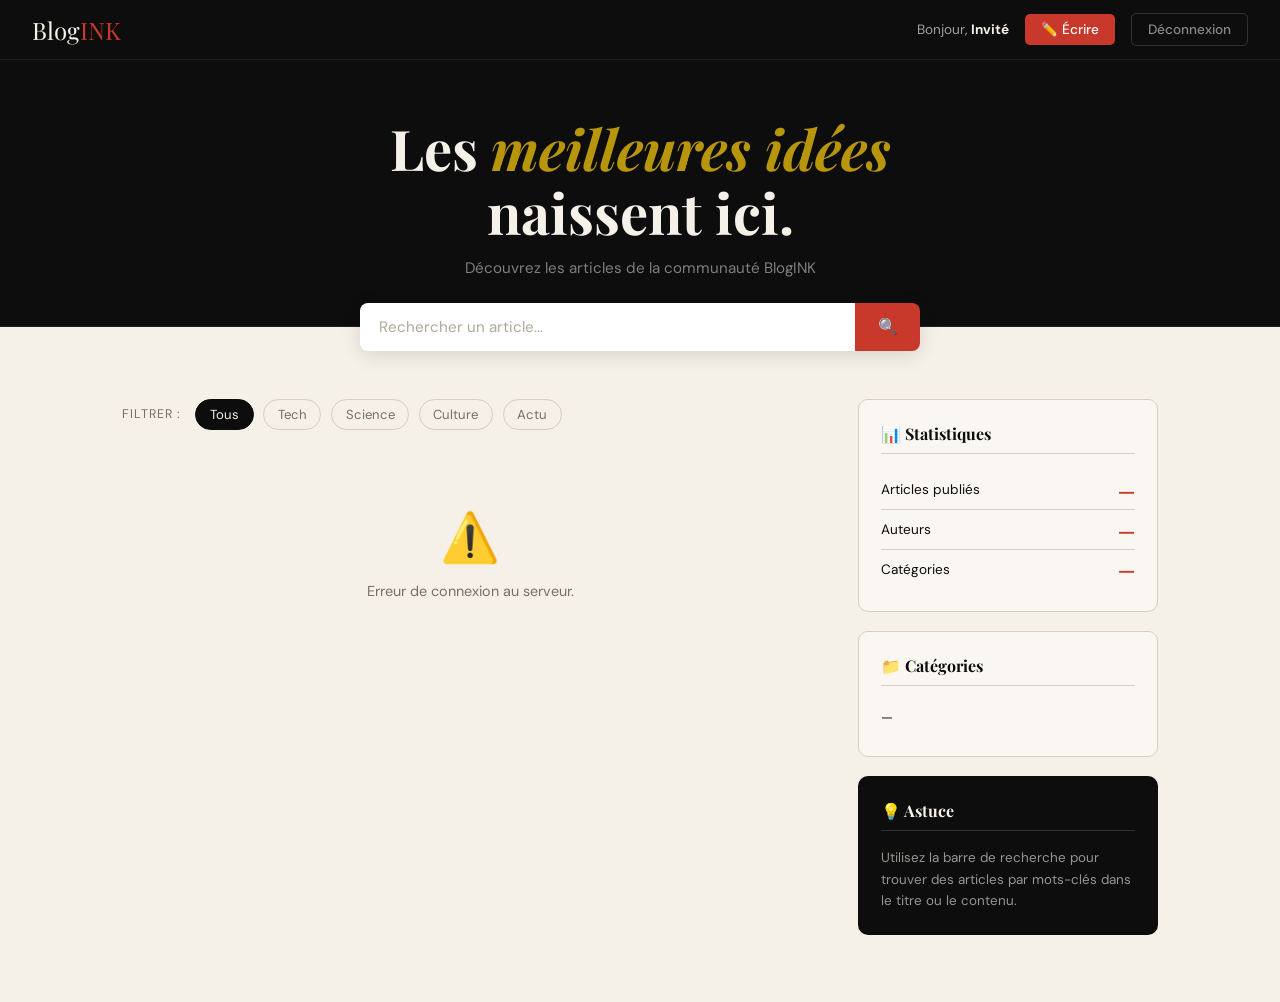
<file: frontend/index.html>
<!DOCTYPE html>
<html lang="fr">

<head>
    <meta charset="UTF-8">
    <meta name="viewport" content="width=device-width, initial-scale=1.0">
    <title>BlogINK — Accueil</title>
    <link
        href="https://fonts.googleapis.com/css2?family=Playfair+Display:ital,wght@0,400;0,700;1,400&family=DM+Sans:wght@300;400;500&display=swap"
        rel="stylesheet">
    <style>
        *,
        *::before,
        *::after {
            box-sizing: border-box;
            margin: 0;
            padding: 0;
        }

        :root {
            --ink: #0d0d0d;
            --paper: #f5f0e8;
            --cream: #ede8da;
            --accent: #c8392b;
            --gold: #b8960c;
            --muted: #7a7060;
            --border: #d4cfc0;
            --card-bg: #faf7f2;
        }

        body {
            font-family: 'DM Sans', sans-serif;
            background: var(--paper);
            color: var(--ink);
            min-height: 100vh;
        }

        /* ── NAVBAR ── */
        nav {
            position: sticky;
            top: 0;
            z-index: 100;
            background: var(--ink);
            display: flex;
            align-items: center;
            justify-content: space-between;
            padding: 0 2rem;
            height: 60px;
            border-bottom: 1px solid rgba(255, 255, 255, 0.08);
        }

        .nav-brand {
            font-family: 'Playfair Display', serif;
            font-size: 1.5rem;
            color: var(--paper);
            text-decoration: none;
        }

        .nav-brand span {
            color: var(--accent);
        }

        .nav-right {
            display: flex;
            align-items: center;
            gap: 1rem;
        }

        .nav-user {
            color: rgba(245, 240, 232, 0.65);
            font-size: 0.85rem;
        }

        .nav-user strong {
            color: var(--paper);
        }

        .btn-nav {
            padding: 0.45rem 1rem;
            border-radius: 5px;
            font-family: 'DM Sans', sans-serif;
            font-size: 0.85rem;
            font-weight: 500;
            cursor: pointer;
            border: none;
            transition: all 0.2s;
        }

        .btn-write {
            background: var(--accent);
            color: #fff;
        }

        .btn-write:hover {
            background: #a93226;
        }

        .btn-logout {
            background: transparent;
            color: rgba(245, 240, 232, 0.55);
            border: 1px solid rgba(255, 255, 255, 0.15);
        }

        .btn-logout:hover {
            color: var(--paper);
            border-color: rgba(255, 255, 255, 0.4);
        }

        /* ── HERO ── */
        .hero {
            background: var(--ink);
            padding: 3.5rem 2rem 3rem;
            text-align: center;
            border-bottom: 1px solid rgba(255, 255, 255, 0.08);
        }

        .hero h1 {
            font-family: 'Playfair Display', serif;
            font-size: clamp(2.2rem, 5vw, 3.5rem);
            color: var(--paper);
            line-height: 1.15;
        }

        .hero h1 em {
            color: var(--gold);
            font-style: italic;
        }

        .hero p {
            color: rgba(245, 240, 232, 0.5);
            margin-top: 0.8rem;
            font-size: 0.95rem;
        }

        /* ── SEARCH BAR ── */
        .search-bar {
            max-width: 560px;
            margin: -1.5rem auto 0;
            display: flex;
            gap: 0;
            box-shadow: 0 4px 20px rgba(0, 0, 0, 0.12);
            border-radius: 8px;
            overflow: hidden;
            position: relative;
            z-index: 10;
        }

        .search-bar input {
            flex: 1;
            padding: 0.9rem 1.2rem;
            border: none;
            outline: none;
            font-family: 'DM Sans', sans-serif;
            font-size: 0.95rem;
            background: white;
            color: var(--ink);
        }

        .search-bar input::placeholder {
            color: #b0a898;
        }

        .search-bar button {
            padding: 0 1.4rem;
            background: var(--accent);
            color: white;
            border: none;
            cursor: pointer;
            font-size: 1rem;
            transition: background 0.2s;
        }

        .search-bar button:hover {
            background: #a93226;
        }

        /* ── LAYOUT ── */
        .layout {
            max-width: 1100px;
            margin: 3rem auto;
            display: grid;
            grid-template-columns: 1fr 300px;
            gap: 2.5rem;
            padding: 0 2rem;
        }

        /* ── FILTERS ── */
        .filters {
            display: flex;
            align-items: center;
            gap: 0.6rem;
            margin-bottom: 1.8rem;
            flex-wrap: wrap;
        }

        .filters span {
            font-size: 0.78rem;
            color: var(--muted);
            text-transform: uppercase;
            letter-spacing: 0.08em;
            margin-right: 0.3rem;
        }

        .filter-btn {
            padding: 0.35rem 0.85rem;
            border-radius: 20px;
            border: 1.5px solid var(--border);
            background: transparent;
            font-family: 'DM Sans', sans-serif;
            font-size: 0.82rem;
            color: var(--muted);
            cursor: pointer;
            transition: all 0.2s;
        }

        .filter-btn:hover,
        .filter-btn.active {
            background: var(--ink);
            color: var(--paper);
            border-color: var(--ink);
        }

        /* ── ARTICLE CARD ── */
        .articles-list {
            display: flex;
            flex-direction: column;
            gap: 1.5px;
        }

        .article-card {
            background: var(--card-bg);
            border: 1px solid var(--border);
            border-radius: 10px;
            padding: 1.6rem;
            margin-bottom: 1px;
            transition: box-shadow 0.2s, transform 0.2s;
            animation: fadeUp 0.4s ease both;
        }

        .article-card:hover {
            box-shadow: 0 6px 24px rgba(0, 0, 0, 0.08);
            transform: translateY(-2px);
        }

        @keyframes fadeUp {
            from {
                opacity: 0;
                transform: translateY(14px);
            }

            to {
                opacity: 1;
                transform: translateY(0);
            }
        }

        .card-meta {
            display: flex;
            align-items: center;
            gap: 0.6rem;
            margin-bottom: 0.8rem;
        }

        .card-cat {
            font-size: 0.72rem;
            font-weight: 500;
            letter-spacing: 0.08em;
            text-transform: uppercase;
            color: var(--accent);
            border: 1px solid var(--accent);
            border-radius: 20px;
            padding: 0.15rem 0.6rem;
        }

        .card-date {
            font-size: 0.78rem;
            color: var(--muted);
        }

        .card-title {
            font-family: 'Playfair Display', serif;
            font-size: 1.3rem;
            font-weight: 700;
            color: var(--ink);
            margin-bottom: 0.5rem;
            line-height: 1.3;
        }

        .card-excerpt {
            font-size: 0.9rem;
            color: var(--muted);
            line-height: 1.65;
            margin-bottom: 1rem;
        }

        .card-footer {
            display: flex;
            align-items: center;
            justify-content: space-between;
        }

        .card-author {
            display: flex;
            align-items: center;
            gap: 0.5rem;
        }

        .avatar {
            width: 28px;
            height: 28px;
            border-radius: 50%;
            background: var(--ink);
            color: var(--paper);
            display: flex;
            align-items: center;
            justify-content: center;
            font-size: 0.7rem;
            font-weight: 600;
        }

        .author-name {
            font-size: 0.84rem;
            font-weight: 500;
        }

        .card-actions {
            display: flex;
            gap: 0.5rem;
        }

        .btn-sm {
            padding: 0.3rem 0.7rem;
            border-radius: 5px;
            font-family: 'DM Sans', sans-serif;
            font-size: 0.78rem;
            font-weight: 500;
            cursor: pointer;
            transition: all 0.2s;
            border: 1px solid transparent;
        }

        .btn-delete {
            background: #fff0f0;
            color: #c62828;
            border-color: #ffcdd2;
        }

        .btn-delete:hover {
            background: #c62828;
            color: white;
        }

        .btn-read {
            background: var(--cream);
            color: var(--ink);
            border-color: var(--border);
        }

        .btn-read:hover {
            background: var(--ink);
            color: var(--paper);
        }

        /* ── TAGS ── */
        .card-tags {
            display: flex;
            gap: 0.4rem;
            flex-wrap: wrap;
            margin-top: 0.6rem;
        }

        .tag {
            font-size: 0.73rem;
            color: var(--muted);
            background: var(--cream);
            border-radius: 3px;
            padding: 0.1rem 0.5rem;
            border: 1px solid var(--border);
        }

        /* ── SIDEBAR ── */
        .sidebar-widget {
            background: var(--card-bg);
            border: 1px solid var(--border);
            border-radius: 10px;
            padding: 1.4rem;
            margin-bottom: 1.2rem;
        }

        .widget-title {
            font-family: 'Playfair Display', serif;
            font-size: 1rem;
            font-weight: 700;
            margin-bottom: 1rem;
            padding-bottom: 0.6rem;
            border-bottom: 1px solid var(--border);
        }

        .stat-row {
            display: flex;
            justify-content: space-between;
            align-items: center;
            padding: 0.4rem 0;
            border-bottom: 1px solid var(--border);
            font-size: 0.85rem;
        }

        .stat-row:last-child {
            border: none;
        }

        .stat-num {
            font-family: 'Playfair Display', serif;
            font-size: 1.2rem;
            font-weight: 700;
            color: var(--accent);
        }

        .cat-list {
            list-style: none;
        }

        .cat-list li {
            display: flex;
            justify-content: space-between;
            align-items: center;
            padding: 0.45rem 0;
            border-bottom: 1px solid var(--border);
            font-size: 0.85rem;
            cursor: pointer;
            transition: color 0.2s;
        }

        .cat-list li:last-child {
            border: none;
        }

        .cat-list li:hover {
            color: var(--accent);
        }

        .cat-count {
            background: var(--cream);
            border-radius: 10px;
            padding: 0.1rem 0.5rem;
            font-size: 0.75rem;
            color: var(--muted);
        }

        /* ── EMPTY STATE ── */
        .empty {
            text-align: center;
            padding: 3rem 1rem;
            color: var(--muted);
        }

        .empty .empty-icon {
            font-size: 3rem;
            margin-bottom: 0.8rem;
        }

        .empty p {
            font-size: 0.9rem;
        }

        /* ── LOADING ── */
        .loading {
            text-align: center;
            padding: 2rem;
            color: var(--muted);
            font-size: 0.9rem;
        }

        .spinner {
            display: inline-block;
            width: 20px;
            height: 20px;
            border: 2px solid var(--border);
            border-top-color: var(--ink);
            border-radius: 50%;
            animation: spin 0.7s linear infinite;
            margin-right: 0.5rem;
            vertical-align: middle;
        }

        @keyframes spin {
            to {
                transform: rotate(360deg);
            }
        }

        /* ── MODAL WRITE ── */
        .modal-overlay {
            display: none;
            position: fixed;
            inset: 0;
            z-index: 200;
            background: rgba(13, 13, 13, 0.6);
            backdrop-filter: blur(4px);
            align-items: center;
            justify-content: center;
        }

        .modal-overlay.open {
            display: flex;
        }

        .modal {
            background: var(--paper);
            border-radius: 12px;
            width: 90%;
            max-width: 600px;
            max-height: 90vh;
            overflow-y: auto;
            padding: 2rem;
            animation: modalIn 0.25s ease;
        }

        @keyframes modalIn {
            from {
                opacity: 0;
                transform: scale(0.95) translateY(10px);
            }

            to {
                opacity: 1;
                transform: none;
            }
        }

        .modal-header {
            display: flex;
            justify-content: space-between;
            align-items: center;
            margin-bottom: 1.5rem;
        }

        .modal-header h2 {
            font-family: 'Playfair Display', serif;
            font-size: 1.5rem;
        }

        .btn-close {
            background: none;
            border: none;
            font-size: 1.4rem;
            cursor: pointer;
            color: var(--muted);
            line-height: 1;
        }

        .btn-close:hover {
            color: var(--ink);
        }

        .modal .form-group {
            margin-bottom: 1rem;
        }

        .modal label {
            display: block;
            font-size: 0.78rem;
            font-weight: 500;
            letter-spacing: 0.06em;
            text-transform: uppercase;
            color: var(--muted);
            margin-bottom: 0.4rem;
        }

        .modal input,
        .modal textarea,
        .modal select {
            width: 100%;
            padding: 0.8rem 1rem;
            background: var(--cream);
            border: 1.5px solid var(--border);
            border-radius: 6px;
            font-family: 'DM Sans', sans-serif;
            font-size: 0.92rem;
            color: var(--ink);
            outline: none;
            transition: border-color 0.2s;
        }

        .modal input:focus,
        .modal textarea:focus {
            border-color: var(--ink);
        }

        .modal textarea {
            resize: vertical;
            min-height: 120px;
        }

        .modal-row {
            display: grid;
            grid-template-columns: 1fr 1fr;
            gap: 1rem;
        }

        .btn-publish {
            width: 100%;
            padding: 0.9rem;
            background: var(--ink);
            color: var(--paper);
            border: none;
            border-radius: 6px;
            font-family: 'DM Sans', sans-serif;
            font-size: 0.95rem;
            font-weight: 500;
            cursor: pointer;
            transition: background 0.2s;
            margin-top: 0.5rem;
        }

        .btn-publish:hover {
            background: #2a2a2a;
        }

        .modal-msg {
            margin-top: 0.8rem;
            padding: 0.65rem 0.9rem;
            border-radius: 6px;
            font-size: 0.86rem;
            display: none;
        }

        .modal-msg.success {
            background: #e8f5e9;
            color: #2e7d32;
            border: 1px solid #a5d6a7;
            display: block;
        }

        .modal-msg.error {
            background: #ffebee;
            color: #c62828;
            border: 1px solid #ef9a9a;
            display: block;
        }

        /* ── TOAST ── */
        .toast {
            position: fixed;
            bottom: 1.5rem;
            right: 1.5rem;
            z-index: 999;
            background: var(--ink);
            color: var(--paper);
            padding: 0.8rem 1.2rem;
            border-radius: 8px;
            font-size: 0.88rem;
            transform: translateY(80px);
            opacity: 0;
            transition: all 0.3s;
            pointer-events: none;
        }

        .toast.show {
            transform: translateY(0);
            opacity: 1;
        }

        @media (max-width: 800px) {
            .layout {
                grid-template-columns: 1fr;
            }

            .sidebar {
                display: none;
            }
        }

        @media (max-width: 500px) {
            nav {
                padding: 0 1rem;
            }

            .layout {
                padding: 0 1rem;
            }

            .modal-row {
                grid-template-columns: 1fr;
            }
        }
    </style>
</head>

<body>

    <!-- NAVBAR -->
    <nav>
        <a href="/blog" class="nav-brand">Blog<span>INK</span></a>
        <div class="nav-right">
            <span class="nav-user">Bonjour, <strong id="nav-username">—</strong></span>
            <button class="btn-nav btn-write" onclick="openModal()">✏️ Écrire</button>
            <button class="btn-nav btn-logout" onclick="logout()">Déconnexion</button>
        </div>
    </nav>

    <!-- HERO -->
    <div class="hero">
        <h1>Les <em>meilleures idées</em><br>naissent ici.</h1>
        <p>Découvrez les articles de la communauté BlogINK</p>
    </div>

    <!-- SEARCH -->
    <div style="padding: 0 2rem;">
        <div class="search-bar">
            <input id="search-input" placeholder="Rechercher un article..."
                onkeydown="if(event.key==='Enter') searchArticles()">
            <button onclick="searchArticles()">🔍</button>
        </div>
    </div>

    <!-- MAIN LAYOUT -->
    <div class="layout">
        <!-- FEED -->
        <main>
            <div class="filters">
                <span>Filtrer :</span>
                <button class="filter-btn active" onclick="filterCat(null, this)">Tous</button>
                <button class="filter-btn" onclick="filterCat('Tech', this)">Tech</button>
                <button class="filter-btn" onclick="filterCat('Science', this)">Science</button>
                <button class="filter-btn" onclick="filterCat('Culture', this)">Culture</button>
                <button class="filter-btn" onclick="filterCat('Actu', this)">Actu</button>
            </div>

            <div id="articles-list" class="articles-list">
                <div class="loading"><span class="spinner"></span> Chargement des articles…</div>
            </div>
        </main>

        <!-- SIDEBAR -->
        <aside class="sidebar">
            <div class="sidebar-widget">
                <div class="widget-title">📊 Statistiques</div>
                <div class="stat-row"><span>Articles publiés</span><span class="stat-num" id="stat-count">—</span></div>
                <div class="stat-row"><span>Auteurs</span><span class="stat-num" id="stat-authors">—</span></div>
                <div class="stat-row"><span>Catégories</span><span class="stat-num" id="stat-cats">—</span></div>
            </div>

            <div class="sidebar-widget">
                <div class="widget-title">📁 Catégories</div>
                <ul class="cat-list" id="cat-list">
                    <li><span>—</span></li>
                </ul>
            </div>

            <div class="sidebar-widget" style="background: var(--ink); border-color: transparent;">
                <div class="widget-title" style="color: var(--paper); border-color: rgba(255,255,255,0.15);">💡 Astuce
                </div>
                <p style="font-size:0.84rem; color: rgba(245,240,232,0.6); line-height:1.6;">
                    Utilisez la barre de recherche pour trouver des articles par mots-clés dans le titre ou le contenu.
                </p>
            </div>
        </aside>
    </div>

    <!-- MODAL WRITE -->
    <div class="modal-overlay" id="write-modal">
        <div class="modal">
            <div class="modal-header">
                <h2>✏️ Nouvel article</h2>
                <button class="btn-close" onclick="closeModal()">×</button>
            </div>

            <div class="form-group">
                <label>Titre *</label>
                <input id="m-titre" placeholder="Donnez un titre accrocheur…">
            </div>
            <div class="form-group">
                <label>Contenu *</label>
                <textarea id="m-contenu" placeholder="Rédigez votre article ici…" rows="6"></textarea>
            </div>
            <div class="modal-row">
                <div class="form-group">
                    <label>Auteur *</label>
                    <input id="m-auteur" placeholder="Votre nom">
                </div>
                <div class="form-group">
                    <label>Catégorie</label>
                    <select id="m-categorie">
                        <option value="General">General</option>
                        <option value="Tech">Tech</option>
                        <option value="Science">Science</option>
                        <option value="Culture">Culture</option>
                        <option value="Actu">Actu</option>
                    </select>
                </div>
            </div>
            <div class="form-group">
                <label>Tags (séparés par des virgules)</label>
                <input id="m-tags" placeholder="ex: python, flask, api">
            </div>

            <button class="btn-publish" onclick="publishArticle()">Publier l'article</button>
            <div id="modal-msg" class="modal-msg"></div>
        </div>
    </div>

    <!-- TOAST -->
    <div class="toast" id="toast"></div>

    <script>
        const API = "http://127.0.0.1:5000/api";

        // ── Auth — toujours lire depuis localStorage au moment de l'appel ────────
        // NE PAS stocker token dans une const globale : si l'utilisateur vient
        // de se connecter, la valeur serait déjà périmée au chargement.
        function getToken() { return localStorage.getItem("token"); }
        function getUsername() { return localStorage.getItem("username") || "Invité"; }

        document.getElementById("nav-username").textContent = getUsername();
        document.getElementById("m-auteur").value = getUsername();

        function logout() {
            localStorage.removeItem("token");
            localStorage.removeItem("username");
            window.location.href = "/login";
        }

        // ── Toast ───────────────────────────────────────────────────────────────
        function showToast(msg) {
            const t = document.getElementById("toast");
            t.textContent = msg; t.classList.add("show");
            setTimeout(() => t.classList.remove("show"), 3000);
        }

        // ── Modal ───────────────────────────────────────────────────────────────
        function openModal() {
            // Lire le token AU MOMENT du clic, pas au chargement de la page
            if (!getToken()) {
                showToast("⚠️ Connectez-vous pour écrire un article.");
                return;   // on reste sur la page, on ne redirige PAS
            }
            document.getElementById("write-modal").classList.add("open");
        }
        function closeModal() {
            document.getElementById("write-modal").classList.remove("open");
            document.getElementById("modal-msg").className = "modal-msg";
        }
        document.getElementById("write-modal").addEventListener("click", e => {
            if (e.target === e.currentTarget) closeModal();
        });

        // ── Render articles ─────────────────────────────────────────────────────
        function renderArticles(articles) {
            const el = document.getElementById("articles-list");

            if (!articles || articles.length === 0) {
                el.innerHTML = `<div class="empty"><div class="empty-icon">📭</div><p>Aucun article trouvé.</p></div>`;
                return;
            }

            el.innerHTML = "";
            articles.forEach((a, i) => {
                const initials = (a.auteur || "?").substring(0, 2).toUpperCase();
                const date = a.created_at ? new Date(a.created_at).toLocaleDateString("fr-FR", { day: "numeric", month: "long", year: "numeric" }) : "—";
                const excerpt = (a.contenu || "").length > 160 ? a.contenu.substring(0, 160) + "…" : a.contenu;
                const tags = a.tags ? a.tags.split(",").map(t => t.trim()).filter(Boolean) : [];

                const card = document.createElement("div");
                card.className = "article-card";
                card.style.animationDelay = (i * 0.07) + "s";
                card.innerHTML = `
          <div class="card-meta">
            <span class="card-cat">${a.categorie || "General"}</span>
            <span class="card-date">${date}</span>
          </div>
          <div class="card-title">${a.titre}</div>
          <div class="card-excerpt">${excerpt}</div>
          ${tags.length ? `<div class="card-tags">${tags.map(t => `<span class="tag">#${t}</span>`).join("")}</div>` : ""}
          <div class="card-footer" style="margin-top:1rem;">
            <div class="card-author">
              <div class="avatar">${initials}</div>
              <span class="author-name">${a.auteur}</span>
            </div>
            ${getToken() ? `<div class="card-actions"><button class="btn-sm btn-delete" onclick="deleteArticle(${a.id})">🗑 Supprimer</button></div>` : ""}
          </div>`;
                el.appendChild(card);
            });
        }

        // ── Update sidebar stats ─────────────────────────────────────────────────
        function updateStats(articles) {
            document.getElementById("stat-count").textContent = articles.length;
            const authors = new Set(articles.map(a => a.auteur)).size;
            const cats = {};
            articles.forEach(a => { const c = a.categorie || "General"; cats[c] = (cats[c] || 0) + 1; });
            document.getElementById("stat-authors").textContent = authors;
            document.getElementById("stat-cats").textContent = Object.keys(cats).length;

            const catList = document.getElementById("cat-list");
            catList.innerHTML = Object.entries(cats).sort((a, b) => b[1] - a[1])
                .map(([c, n]) => `<li onclick="filterCat('${c}')"><span>${c}</span><span class="cat-count">${n}</span></li>`).join("");
        }

        // ── Load all articles ────────────────────────────────────────────────────
        async function loadArticles(categorie = null) {
            document.getElementById("articles-list").innerHTML = `<div class="loading"><span class="spinner"></span> Chargement…</div>`;
            try {
                let url = API + "/articles";
                if (categorie) url += "?categorie=" + encodeURIComponent(categorie);
                const res = await fetch(url);
                const data = await res.json();
                renderArticles(data.data || []);
                if (!categorie) updateStats(data.data || []);
            } catch (e) {
                document.getElementById("articles-list").innerHTML = `<div class="empty"><div class="empty-icon">⚠️</div><p>Erreur de connexion au serveur.</p></div>`;
            }
        }

        // ── Filter by category ───────────────────────────────────────────────────
        function filterCat(cat, btn) {
            document.querySelectorAll(".filter-btn").forEach(b => b.classList.remove("active"));
            if (btn) btn.classList.add("active");
            loadArticles(cat);
        }

        // ── Search ───────────────────────────────────────────────────────────────
        async function searchArticles() {
            const q = document.getElementById("search-input").value.trim();
            if (!q) { loadArticles(); return; }
            document.getElementById("articles-list").innerHTML = `<div class="loading"><span class="spinner"></span> Recherche…</div>`;
            try {
                const res = await fetch(API + "/articles/search?query=" + encodeURIComponent(q));
                const data = await res.json();
                renderArticles(data.data || []);
            } catch (e) { }
        }

        // ── Publish ──────────────────────────────────────────────────────────────
        async function publishArticle() {
            const titre = document.getElementById("m-titre").value.trim();
            const contenu = document.getElementById("m-contenu").value.trim();
            const auteur = document.getElementById("m-auteur").value.trim();
            const categorie = document.getElementById("m-categorie").value;
            const tags = document.getElementById("m-tags").value.trim();
            const msg = document.getElementById("modal-msg");
            msg.className = "modal-msg";

            if (!titre || !contenu || !auteur) {
                msg.className = "modal-msg error"; msg.textContent = "Titre, contenu et auteur sont obligatoires."; return;
            }

            const btn = document.querySelector(".btn-publish");
            btn.textContent = "Publication…"; btn.disabled = true;

            try {
                const res = await fetch(API + "/articles", {
                    method: "POST",
                    headers: { "Content-Type": "application/json", "Authorization": "Bearer " + getToken() },
                    body: JSON.stringify({ titre, contenu, auteur, categorie, tags })
                });
                const data = await res.json();
                if (!res.ok) {
                    msg.className = "modal-msg error"; msg.textContent = data.error || JSON.stringify(data.errors || "Erreur");
                } else {
                    msg.className = "modal-msg success"; msg.textContent = "✅ Article publié !";
                    setTimeout(() => { closeModal(); loadArticles(); showToast("✅ Article publié avec succès !"); }, 1000);
                    document.getElementById("m-titre").value = "";
                    document.getElementById("m-contenu").value = "";
                    document.getElementById("m-tags").value = "";
                }
            } catch (e) {
                msg.className = "modal-msg error"; msg.textContent = "Erreur réseau.";
            }
            btn.textContent = "Publier l'article"; btn.disabled = false;
        }

        // ── Delete ────────────────────────────────────────────────────────────────
        async function deleteArticle(id) {
            if (!confirm("Supprimer cet article définitivement ?")) return;
            try {
                const res = await fetch(API + "/articles/" + id, {
                    method: "DELETE", headers: { "Authorization": "Bearer " + getToken() }
                });
                if (res.ok) { showToast("🗑 Article supprimé."); loadArticles(); }
                else showToast("❌ Erreur lors de la suppression.");
            } catch (e) { showToast("❌ Erreur réseau."); }
        }

        // ── Init ──────────────────────────────────────────────────────────────────
        loadArticles();
    </script>
</body>

</html>
</file>
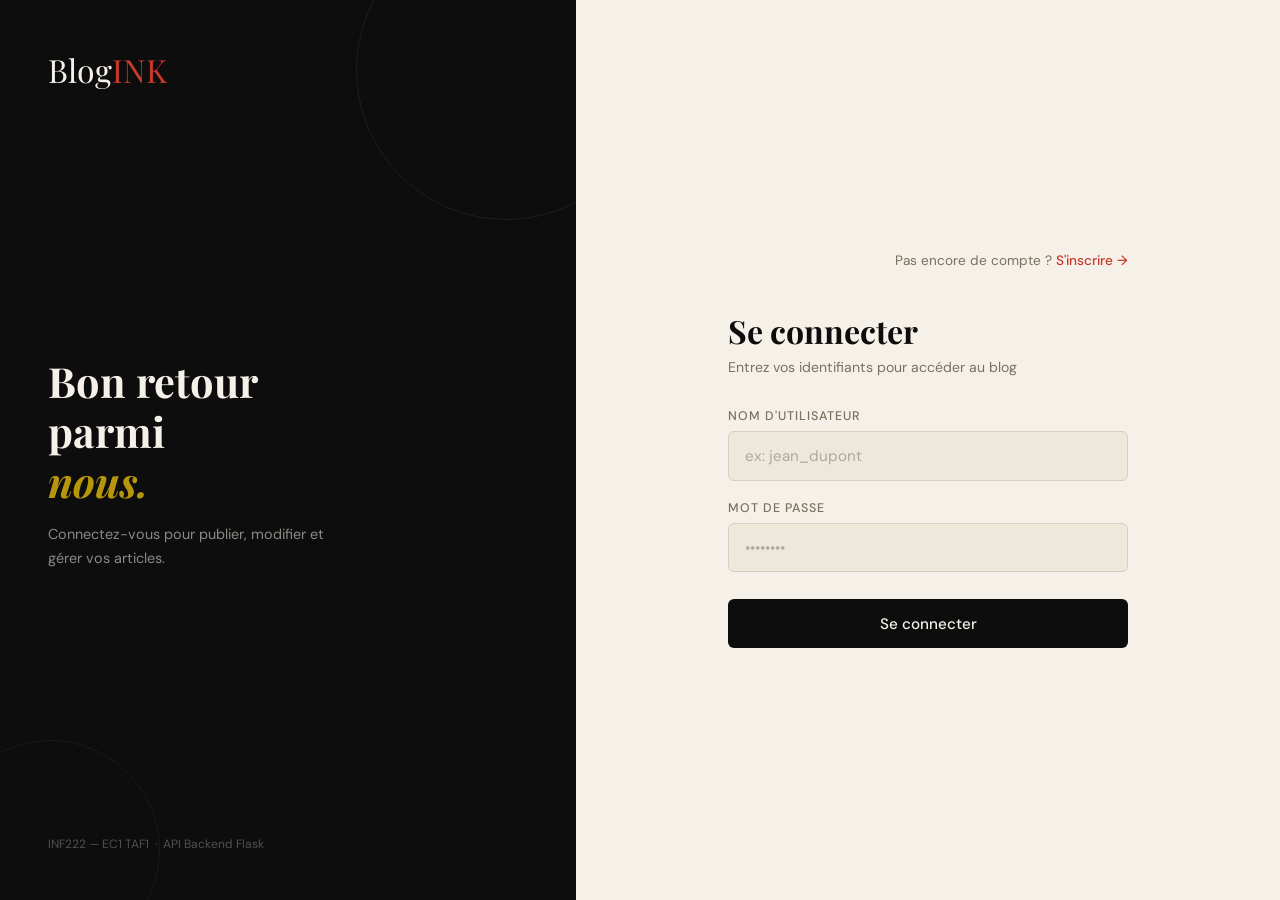
<file: frontend/login.html>
<!DOCTYPE html>
<html lang="fr">

<head>
    <meta charset="UTF-8">
    <meta name="viewport" content="width=device-width, initial-scale=1.0">
    <title>BlogINK — Connexion</title>
    <link
        href="https://fonts.googleapis.com/css2?family=Playfair+Display:ital,wght@0,400;0,700;1,400&family=DM+Sans:wght@300;400;500&display=swap"
        rel="stylesheet">
    <style>
        *,
        *::before,
        *::after {
            box-sizing: border-box;
            margin: 0;
            padding: 0;
        }

        :root {
            --ink: #0d0d0d;
            --paper: #f5f0e8;
            --cream: #ede8da;
            --accent: #c8392b;
            --gold: #b8960c;
            --muted: #7a7060;
            --border: #d4cfc0;
        }

        html,
        body {
            height: 100%;
        }

        body {
            font-family: 'DM Sans', sans-serif;
            background: var(--paper);
            color: var(--ink);
            display: flex;
            min-height: 100vh;
        }

        .panel-left {
            width: 45%;
            background: var(--ink);
            display: flex;
            flex-direction: column;
            justify-content: space-between;
            padding: 3rem;
            position: relative;
            overflow: hidden;
        }

        .panel-left::before {
            content: '';
            position: absolute;
            top: -80px;
            right: -80px;
            width: 300px;
            height: 300px;
            border-radius: 50%;
            border: 1px solid rgba(255, 255, 255, 0.07);
        }

        .panel-left::after {
            content: '';
            position: absolute;
            bottom: -60px;
            left: -60px;
            width: 220px;
            height: 220px;
            border-radius: 50%;
            border: 1px solid rgba(255, 255, 255, 0.05);
        }

        .brand {
            font-family: 'Playfair Display', serif;
            font-size: 2rem;
            color: var(--paper);
        }

        .brand span {
            color: var(--accent);
        }

        .panel-tagline {
            z-index: 1;
        }

        .panel-tagline h2 {
            font-family: 'Playfair Display', serif;
            font-size: 2.6rem;
            color: var(--paper);
            line-height: 1.2;
            margin-bottom: 1rem;
        }

        .panel-tagline h2 em {
            color: var(--gold);
            font-style: italic;
        }

        .panel-tagline p {
            color: rgba(245, 240, 232, 0.55);
            font-size: 0.9rem;
            line-height: 1.7;
            max-width: 280px;
        }

        .panel-footer {
            color: rgba(245, 240, 232, 0.3);
            font-size: 0.75rem;
            z-index: 1;
        }

        .panel-right {
            flex: 1;
            display: flex;
            align-items: center;
            justify-content: center;
            padding: 3rem 2rem;
        }

        .auth-box {
            width: 100%;
            max-width: 400px;
        }

        .top-link {
            text-align: right;
            font-size: 0.85rem;
            color: var(--muted);
            margin-bottom: 2.5rem;
        }

        .top-link a {
            color: var(--accent);
            text-decoration: none;
            font-weight: 500;
        }

        .top-link a:hover {
            text-decoration: underline;
        }

        .auth-title {
            font-family: 'Playfair Display', serif;
            font-size: 2rem;
            margin-bottom: 0.4rem;
        }

        .auth-sub {
            color: var(--muted);
            font-size: 0.88rem;
            margin-bottom: 2rem;
        }

        .form-group {
            margin-bottom: 1.2rem;
        }

        .form-group label {
            display: block;
            font-size: 0.78rem;
            font-weight: 500;
            letter-spacing: 0.08em;
            text-transform: uppercase;
            color: var(--muted);
            margin-bottom: 0.45rem;
        }

        .form-group input {
            width: 100%;
            padding: 0.85rem 1rem;
            background: var(--cream);
            border: 1.5px solid var(--border);
            border-radius: 6px;
            font-family: 'DM Sans', sans-serif;
            font-size: 0.95rem;
            color: var(--ink);
            transition: border-color 0.2s, box-shadow 0.2s;
            outline: none;
        }

        .form-group input:focus {
            border-color: var(--ink);
            box-shadow: 0 0 0 3px rgba(13, 13, 13, 0.08);
        }

        .form-group input::placeholder {
            color: #b0a898;
        }

        .btn-primary {
            width: 100%;
            padding: 0.9rem;
            background: var(--ink);
            color: var(--paper);
            border: none;
            border-radius: 6px;
            font-family: 'DM Sans', sans-serif;
            font-size: 0.95rem;
            font-weight: 500;
            cursor: pointer;
            transition: background 0.2s, transform 0.1s;
            margin-top: 0.5rem;
        }

        .btn-primary:hover {
            background: #2a2a2a;
        }

        .btn-primary:active {
            transform: scale(0.98);
        }

        .msg {
            margin-top: 1rem;
            padding: 0.75rem 1rem;
            border-radius: 6px;
            font-size: 0.88rem;
            display: none;
        }

        .msg.success {
            background: #e8f5e9;
            color: #2e7d32;
            border: 1px solid #a5d6a7;
            display: block;
        }

        .msg.error {
            background: #ffebee;
            color: #c62828;
            border: 1px solid #ef9a9a;
            display: block;
        }

        @media (max-width: 700px) {
            .panel-left {
                display: none;
            }

            .panel-right {
                padding: 2rem 1.5rem;
            }
        }
    </style>
</head>

<body>
    <div class="panel-left">
        <div class="brand">Blog<span>INK</span></div>
        <div class="panel-tagline">
            <h2>Bon retour<br>parmi<br><em>nous.</em></h2>
            <p>Connectez-vous pour publier, modifier et gérer vos articles.</p>
        </div>
        <div class="panel-footer">INF222 — EC1 TAF1 &nbsp;·&nbsp; API Backend Flask</div>
    </div>

    <div class="panel-right">
        <div class="auth-box">
            <div class="top-link">Pas encore de compte ? <a href="/signup">S'inscrire →</a></div>

            <h1 class="auth-title">Se connecter</h1>
            <p class="auth-sub">Entrez vos identifiants pour accéder au blog</p>

            <div class="form-group">
                <label>Nom d'utilisateur</label>
                <input id="username" type="text" placeholder="ex: jean_dupont">
            </div>
            <div class="form-group">
                <label>Mot de passe</label>
                <input id="password" type="password" placeholder="••••••••">
            </div>

            <button class="btn-primary" onclick="login()">Se connecter</button>
            <div id="login-msg" class="msg"></div>
        </div>
    </div>

    <script>
        const API = "http://127.0.0.1:5000/api";

        async function login() {
            const username = document.getElementById("username").value.trim();
            const password = document.getElementById("password").value;
            const msg = document.getElementById("login-msg");
            msg.className = "msg";

            if (!username || !password) {
                msg.className = "msg error"; msg.textContent = "Veuillez remplir tous les champs."; return;
            }

            const btn = document.querySelector(".btn-primary");
            btn.textContent = "Connexion..."; btn.disabled = true;

            try {
                const res = await fetch(API + "/auth/login", {
                    method: "POST",
                    headers: { "Content-Type": "application/json" },
                    body: JSON.stringify({ username, password })
                });
                const data = await res.json();
                if (!res.ok) {
                    msg.className = "msg error";
                    msg.textContent = data.error || "Identifiants incorrects.";
                } else {
                    localStorage.setItem("token", data.access_token);
                    localStorage.setItem("username", username);
                    msg.className = "msg success";
                    msg.textContent = "✅ Connexion réussie ! Redirection...";
                    setTimeout(() => window.location.href = "/blog", 1000);
                }
            } catch (e) {
                msg.className = "msg error"; msg.textContent = "Impossible de contacter le serveur.";
            }
            btn.textContent = "Se connecter"; btn.disabled = false;
        }
    </script>
</body>

</html>
</file>
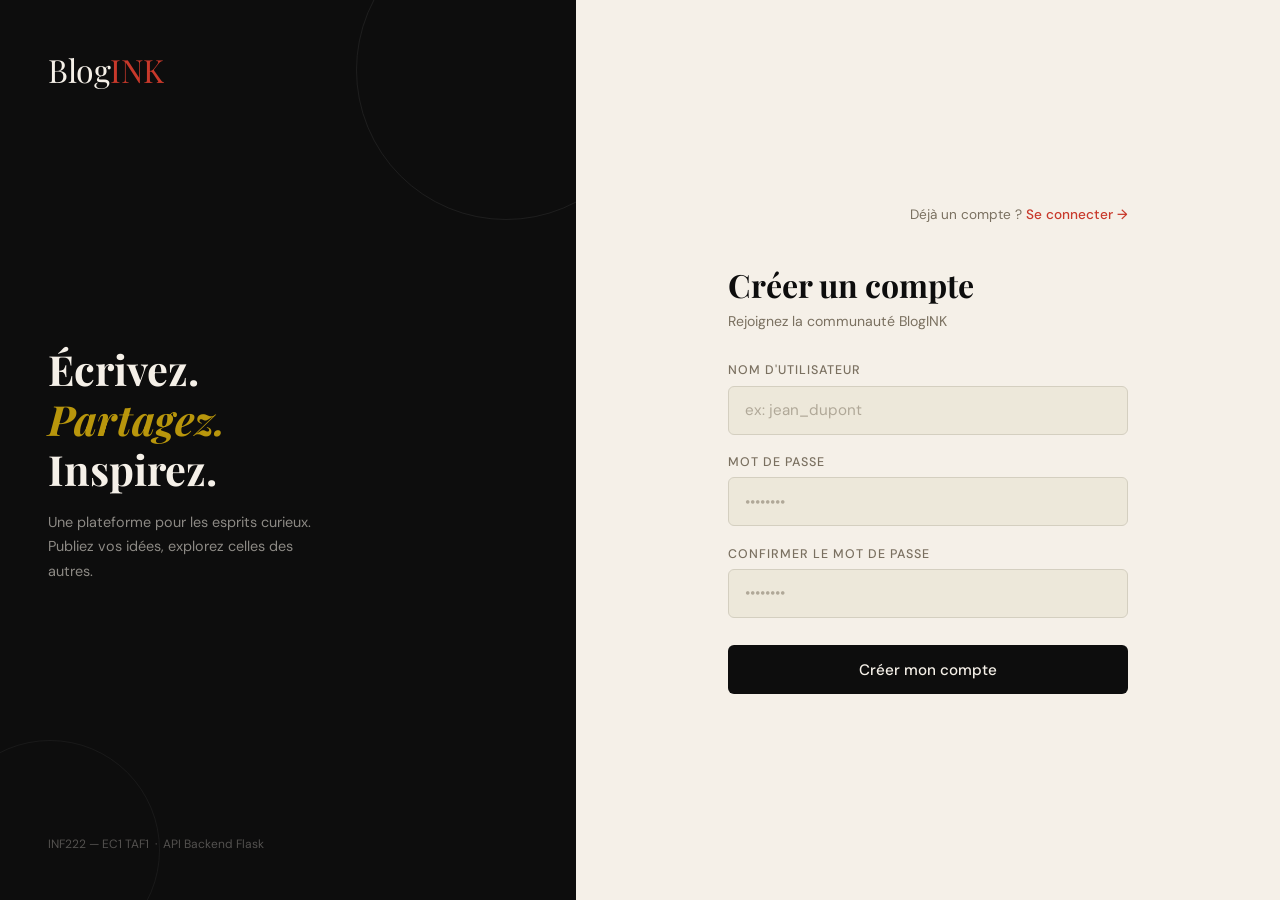
<file: frontend/signup.html>
<!DOCTYPE html>
<html lang="fr">

<head>
    <meta charset="UTF-8">
    <meta name="viewport" content="width=device-width, initial-scale=1.0">
    <title>BlogINK — Créer un compte</title>
    <link
        href="https://fonts.googleapis.com/css2?family=Playfair+Display:ital,wght@0,400;0,700;1,400&family=DM+Sans:wght@300;400;500&display=swap"
        rel="stylesheet">
    <style>
        *,
        *::before,
        *::after {
            box-sizing: border-box;
            margin: 0;
            padding: 0;
        }

        :root {
            --ink: #0d0d0d;
            --paper: #f5f0e8;
            --cream: #ede8da;
            --accent: #c8392b;
            --gold: #b8960c;
            --muted: #7a7060;
            --border: #d4cfc0;
        }

        html,
        body {
            height: 100%;
        }

        body {
            font-family: 'DM Sans', sans-serif;
            background: var(--paper);
            color: var(--ink);
            display: flex;
            min-height: 100vh;
        }

        /* ── LEFT PANEL ── */
        .panel-left {
            width: 45%;
            background: var(--ink);
            display: flex;
            flex-direction: column;
            justify-content: space-between;
            padding: 3rem;
            position: relative;
            overflow: hidden;
        }

        .panel-left::before {
            content: '';
            position: absolute;
            top: -80px;
            right: -80px;
            width: 300px;
            height: 300px;
            border-radius: 50%;
            border: 1px solid rgba(255, 255, 255, 0.07);
        }

        .panel-left::after {
            content: '';
            position: absolute;
            bottom: -60px;
            left: -60px;
            width: 220px;
            height: 220px;
            border-radius: 50%;
            border: 1px solid rgba(255, 255, 255, 0.05);
        }

        .brand {
            font-family: 'Playfair Display', serif;
            font-size: 2rem;
            color: var(--paper);
            letter-spacing: -0.5px;
        }

        .brand span {
            color: var(--accent);
        }

        .panel-tagline {
            z-index: 1;
        }

        .panel-tagline h2 {
            font-family: 'Playfair Display', serif;
            font-size: 2.6rem;
            color: var(--paper);
            line-height: 1.2;
            margin-bottom: 1rem;
        }

        .panel-tagline h2 em {
            color: var(--gold);
            font-style: italic;
        }

        .panel-tagline p {
            color: rgba(245, 240, 232, 0.55);
            font-size: 0.9rem;
            line-height: 1.7;
            max-width: 280px;
        }

        .panel-footer {
            color: rgba(245, 240, 232, 0.3);
            font-size: 0.75rem;
            z-index: 1;
        }

        /* ── RIGHT PANEL ── */
        .panel-right {
            flex: 1;
            display: flex;
            align-items: center;
            justify-content: center;
            padding: 3rem 2rem;
        }

        .auth-box {
            width: 100%;
            max-width: 400px;
        }

        .auth-box .top-link {
            text-align: right;
            font-size: 0.85rem;
            color: var(--muted);
            margin-bottom: 2.5rem;
        }

        .auth-box .top-link a {
            color: var(--accent);
            text-decoration: none;
            font-weight: 500;
        }

        .auth-box .top-link a:hover {
            text-decoration: underline;
        }

        .auth-title {
            font-family: 'Playfair Display', serif;
            font-size: 2rem;
            color: var(--ink);
            margin-bottom: 0.4rem;
        }

        .auth-sub {
            color: var(--muted);
            font-size: 0.88rem;
            margin-bottom: 2rem;
        }

        .form-group {
            margin-bottom: 1.2rem;
        }

        .form-group label {
            display: block;
            font-size: 0.78rem;
            font-weight: 500;
            letter-spacing: 0.08em;
            text-transform: uppercase;
            color: var(--muted);
            margin-bottom: 0.45rem;
        }

        .form-group input {
            width: 100%;
            padding: 0.85rem 1rem;
            background: var(--cream);
            border: 1.5px solid var(--border);
            border-radius: 6px;
            font-family: 'DM Sans', sans-serif;
            font-size: 0.95rem;
            color: var(--ink);
            transition: border-color 0.2s, box-shadow 0.2s;
            outline: none;
        }

        .form-group input:focus {
            border-color: var(--ink);
            box-shadow: 0 0 0 3px rgba(13, 13, 13, 0.08);
        }

        .form-group input::placeholder {
            color: #b0a898;
        }

        .btn-primary {
            width: 100%;
            padding: 0.9rem;
            background: var(--ink);
            color: var(--paper);
            border: none;
            border-radius: 6px;
            font-family: 'DM Sans', sans-serif;
            font-size: 0.95rem;
            font-weight: 500;
            cursor: pointer;
            transition: background 0.2s, transform 0.1s;
            margin-top: 0.5rem;
        }

        .btn-primary:hover {
            background: #2a2a2a;
        }

        .btn-primary:active {
            transform: scale(0.98);
        }

        .divider {
            display: flex;
            align-items: center;
            gap: 1rem;
            margin: 1.5rem 0;
            color: var(--border);
            font-size: 0.8rem;
        }

        .divider::before,
        .divider::after {
            content: '';
            flex: 1;
            height: 1px;
            background: var(--border);
        }

        .msg {
            margin-top: 1rem;
            padding: 0.75rem 1rem;
            border-radius: 6px;
            font-size: 0.88rem;
            display: none;
        }

        .msg.success {
            background: #e8f5e9;
            color: #2e7d32;
            border: 1px solid #a5d6a7;
            display: block;
        }

        .msg.error {
            background: #ffebee;
            color: #c62828;
            border: 1px solid #ef9a9a;
            display: block;
        }

        @media (max-width: 700px) {
            .panel-left {
                display: none;
            }

            .panel-right {
                padding: 2rem 1.5rem;
            }
        }
    </style>
</head>

<body>

    <div class="panel-left">
        <div class="brand">Blog<span>INK</span></div>
        <div class="panel-tagline">
            <h2>Écrivez.<br><em>Partagez.</em><br>Inspirez.</h2>
            <p>Une plateforme pour les esprits curieux. Publiez vos idées, explorez celles des autres.</p>
        </div>
        <div class="panel-footer">INF222 — EC1 TAF1 &nbsp;·&nbsp; API Backend Flask</div>
    </div>

    <div class="panel-right">
        <div class="auth-box">
            <div class="top-link">Déjà un compte ? <a href="/login">Se connecter →</a></div>

            <h1 class="auth-title">Créer un compte</h1>
            <p class="auth-sub">Rejoignez la communauté BlogINK</p>

            <div class="form-group">
                <label>Nom d'utilisateur</label>
                <input id="reg-username" type="text" placeholder="ex: jean_dupont">
            </div>
            <div class="form-group">
                <label>Mot de passe</label>
                <input id="reg-password" type="password" placeholder="••••••••">
            </div>
            <div class="form-group">
                <label>Confirmer le mot de passe</label>
                <input id="reg-confirm" type="password" placeholder="••••••••">
            </div>

            <button class="btn-primary" onclick="register()">Créer mon compte</button>

            <div id="reg-msg" class="msg"></div>
        </div>
    </div>

    <script>
        const API = "http://127.0.0.1:5000/api";

        async function register() {
            const username = document.getElementById("reg-username").value.trim();
            const password = document.getElementById("reg-password").value;
            const confirm = document.getElementById("reg-confirm").value;
            const msg = document.getElementById("reg-msg");

            msg.className = "msg";
            msg.textContent = "";

            if (!username || !password) {
                msg.className = "msg error";
                msg.textContent = "Veuillez remplir tous les champs.";
                return;
            }
            if (password !== confirm) {
                msg.className = "msg error";
                msg.textContent = "Les mots de passe ne correspondent pas.";
                return;
            }

            const btn = document.querySelector(".btn-primary");
            btn.textContent = "Création...";
            btn.disabled = true;

            try {
                const res = await fetch(API + "/auth/register", {
                    method: "POST",
                    headers: { "Content-Type": "application/json" },
                    body: JSON.stringify({ username, password })
                });
                const data = await res.json();

                if (!res.ok) {
                    msg.className = "msg error";
                    msg.textContent = data.error || "Erreur lors de la création.";
                } else {
                    msg.className = "msg success";
                    msg.textContent = "✅ Compte créé ! Redirection vers la connexion...";
                    setTimeout(() => window.location.href = "login.html", 1500);
                }
            } catch (e) {
                msg.className = "msg error";
                msg.textContent = "Impossible de contacter le serveur.";
            }

            btn.textContent = "Créer mon compte";
            btn.disabled = false;
        }
    </script>
</body>

</html>
</file>
